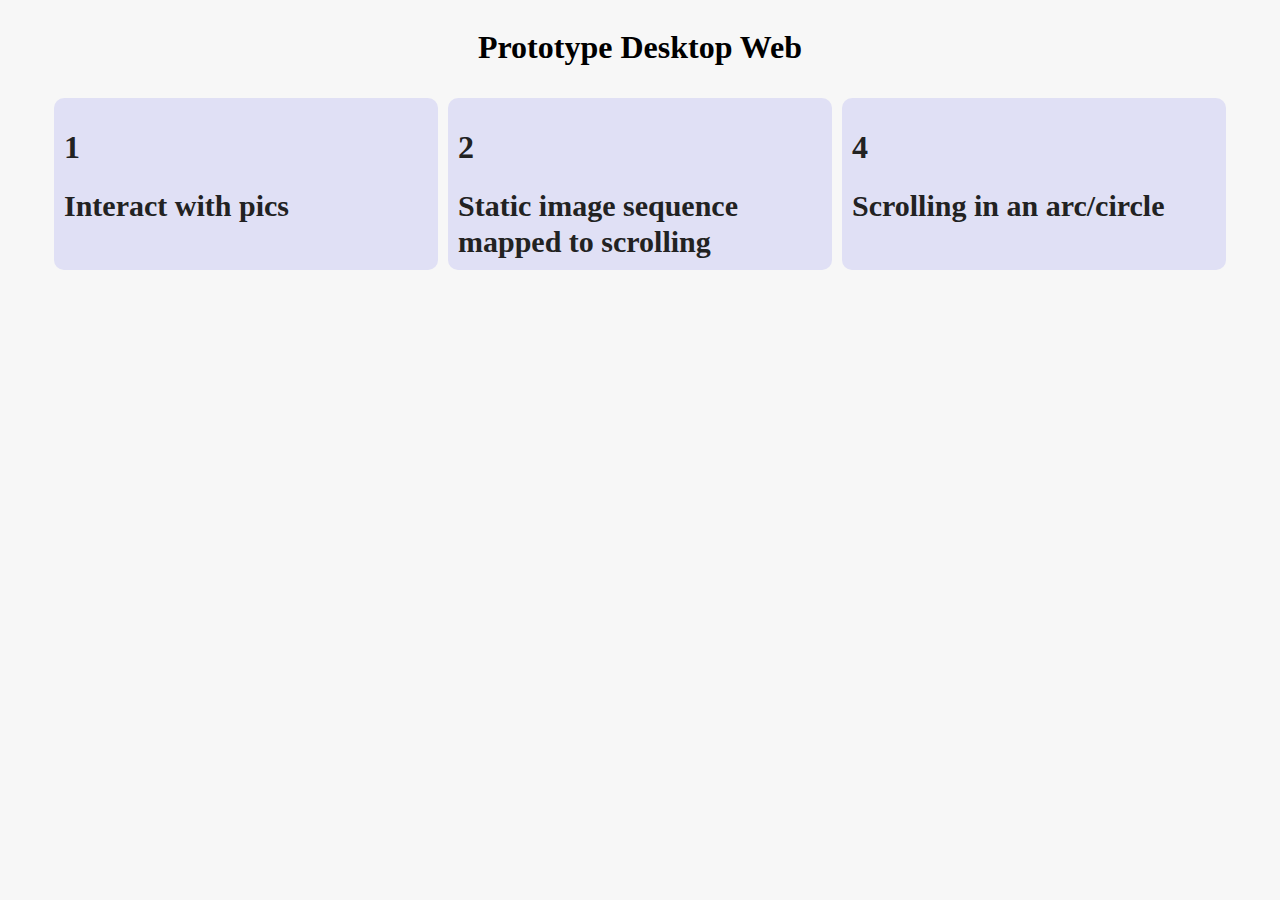
<file: index/index.html>
<!DOCTYPE html>
<html lang=" ">

<head>
  <title>index for Prototype Desktop Web</title>
  <meta charset="utf-8" />
  <meta name="viewport" content="width=device-width,initial-scale=1,viewport-fit=cover" />
  <link rel="stylesheet" type="text/css" href="index.css" />
</head>

<body>
    <h1>Prototype Desktop Web</h1>
    <div class="list"></div>
</body>

<script src="index.js"></script>

</html>
</file>
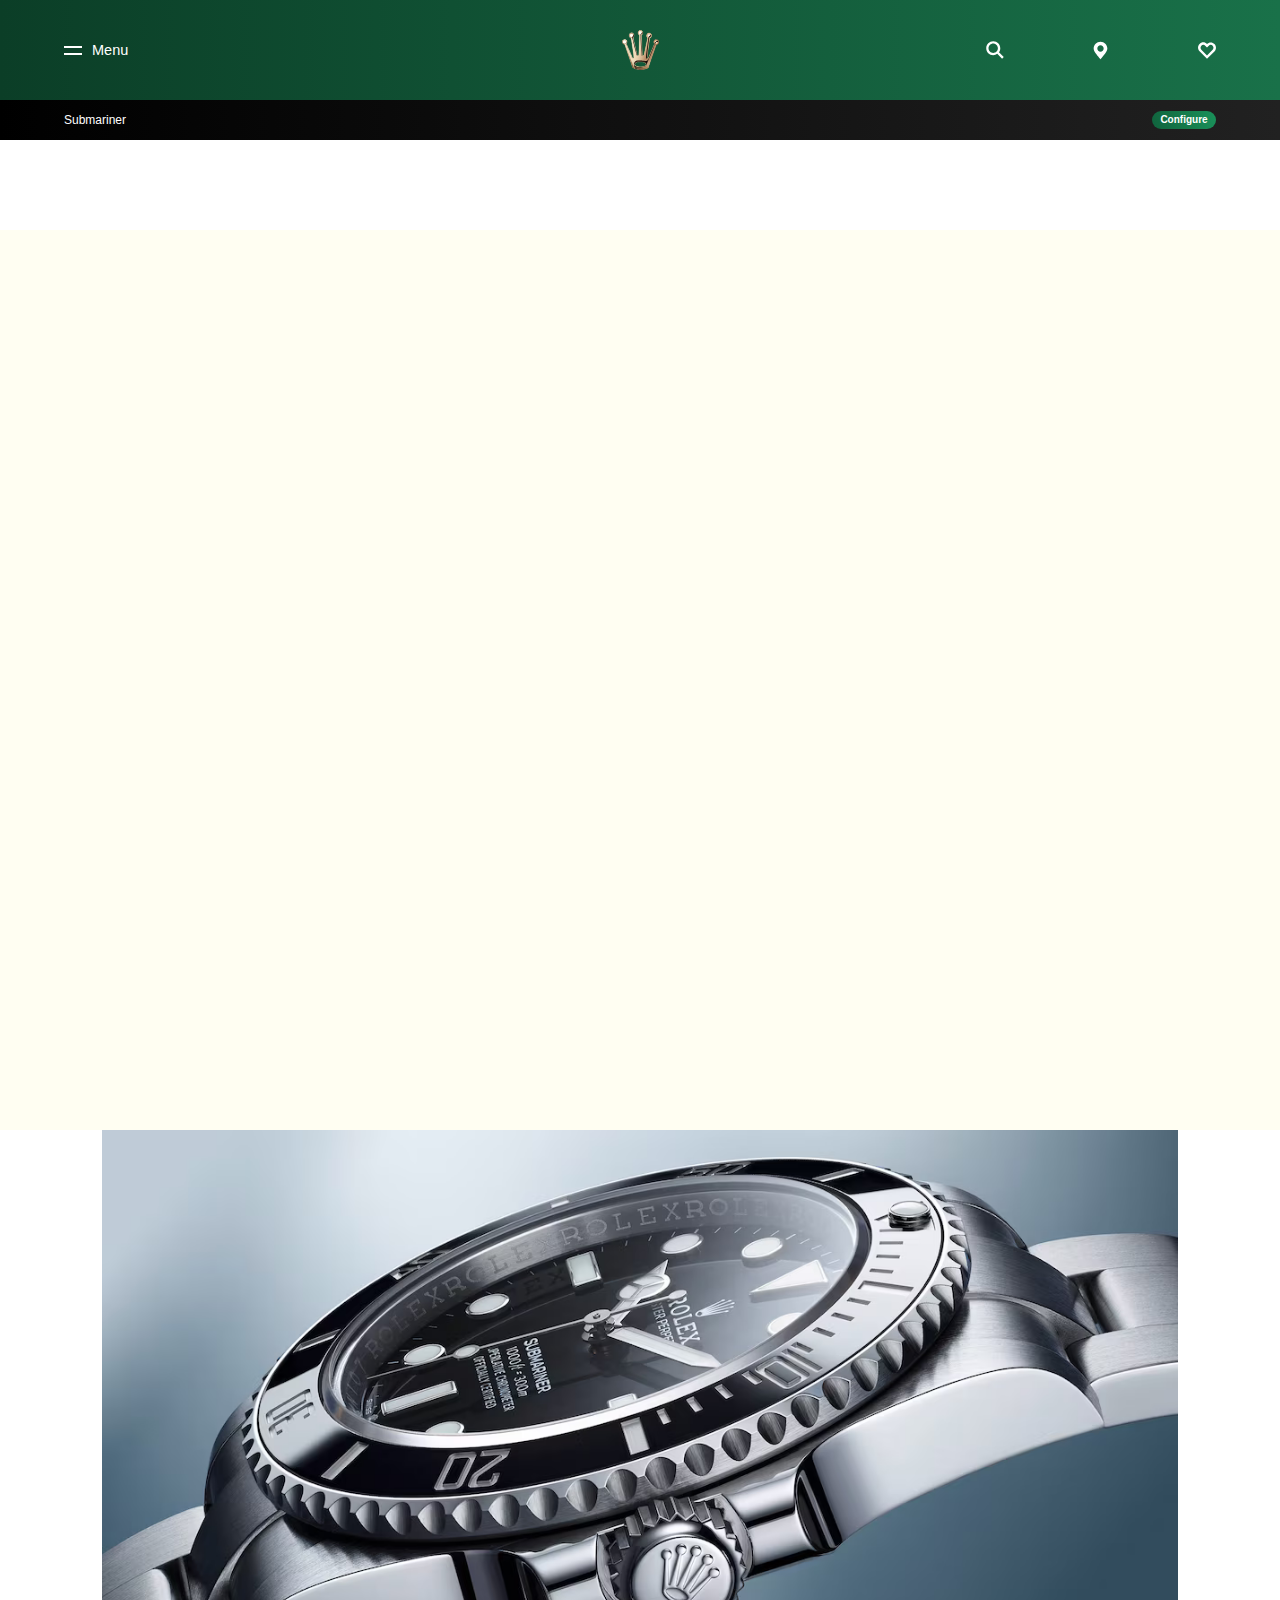
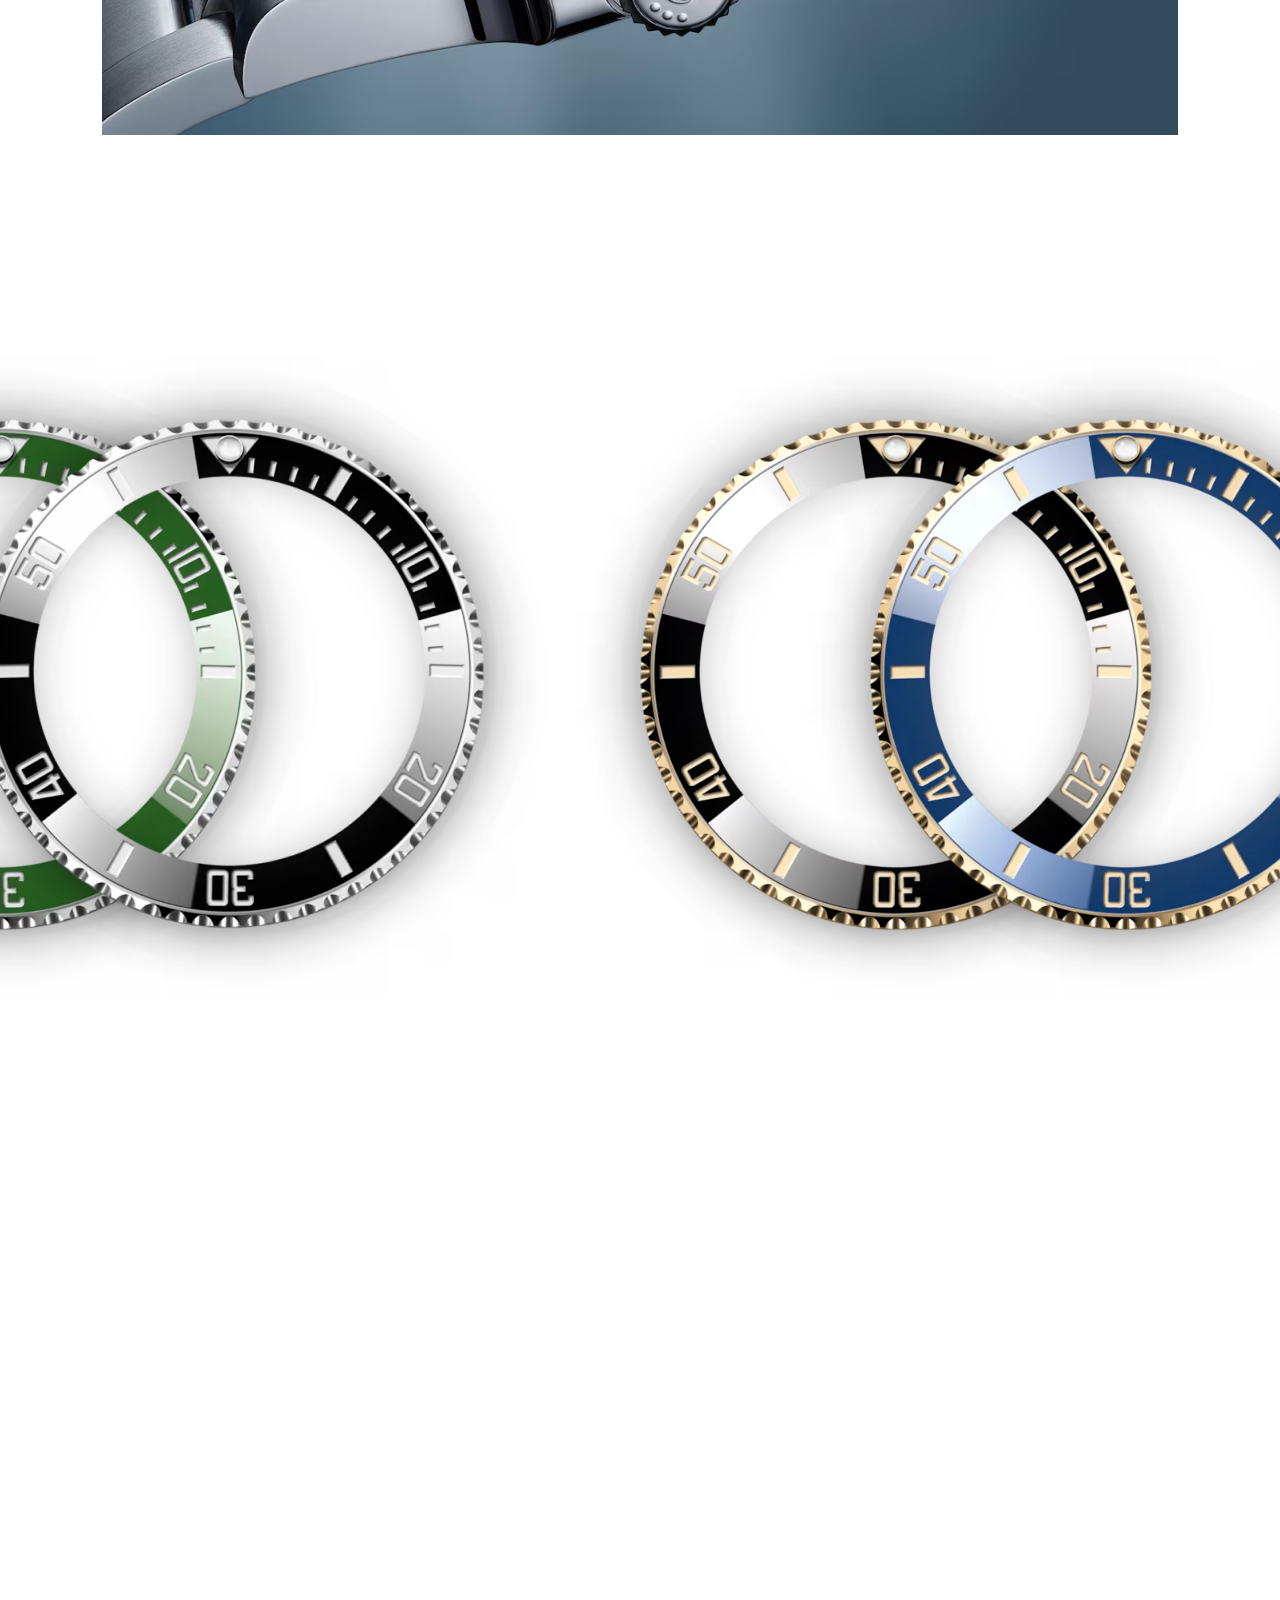
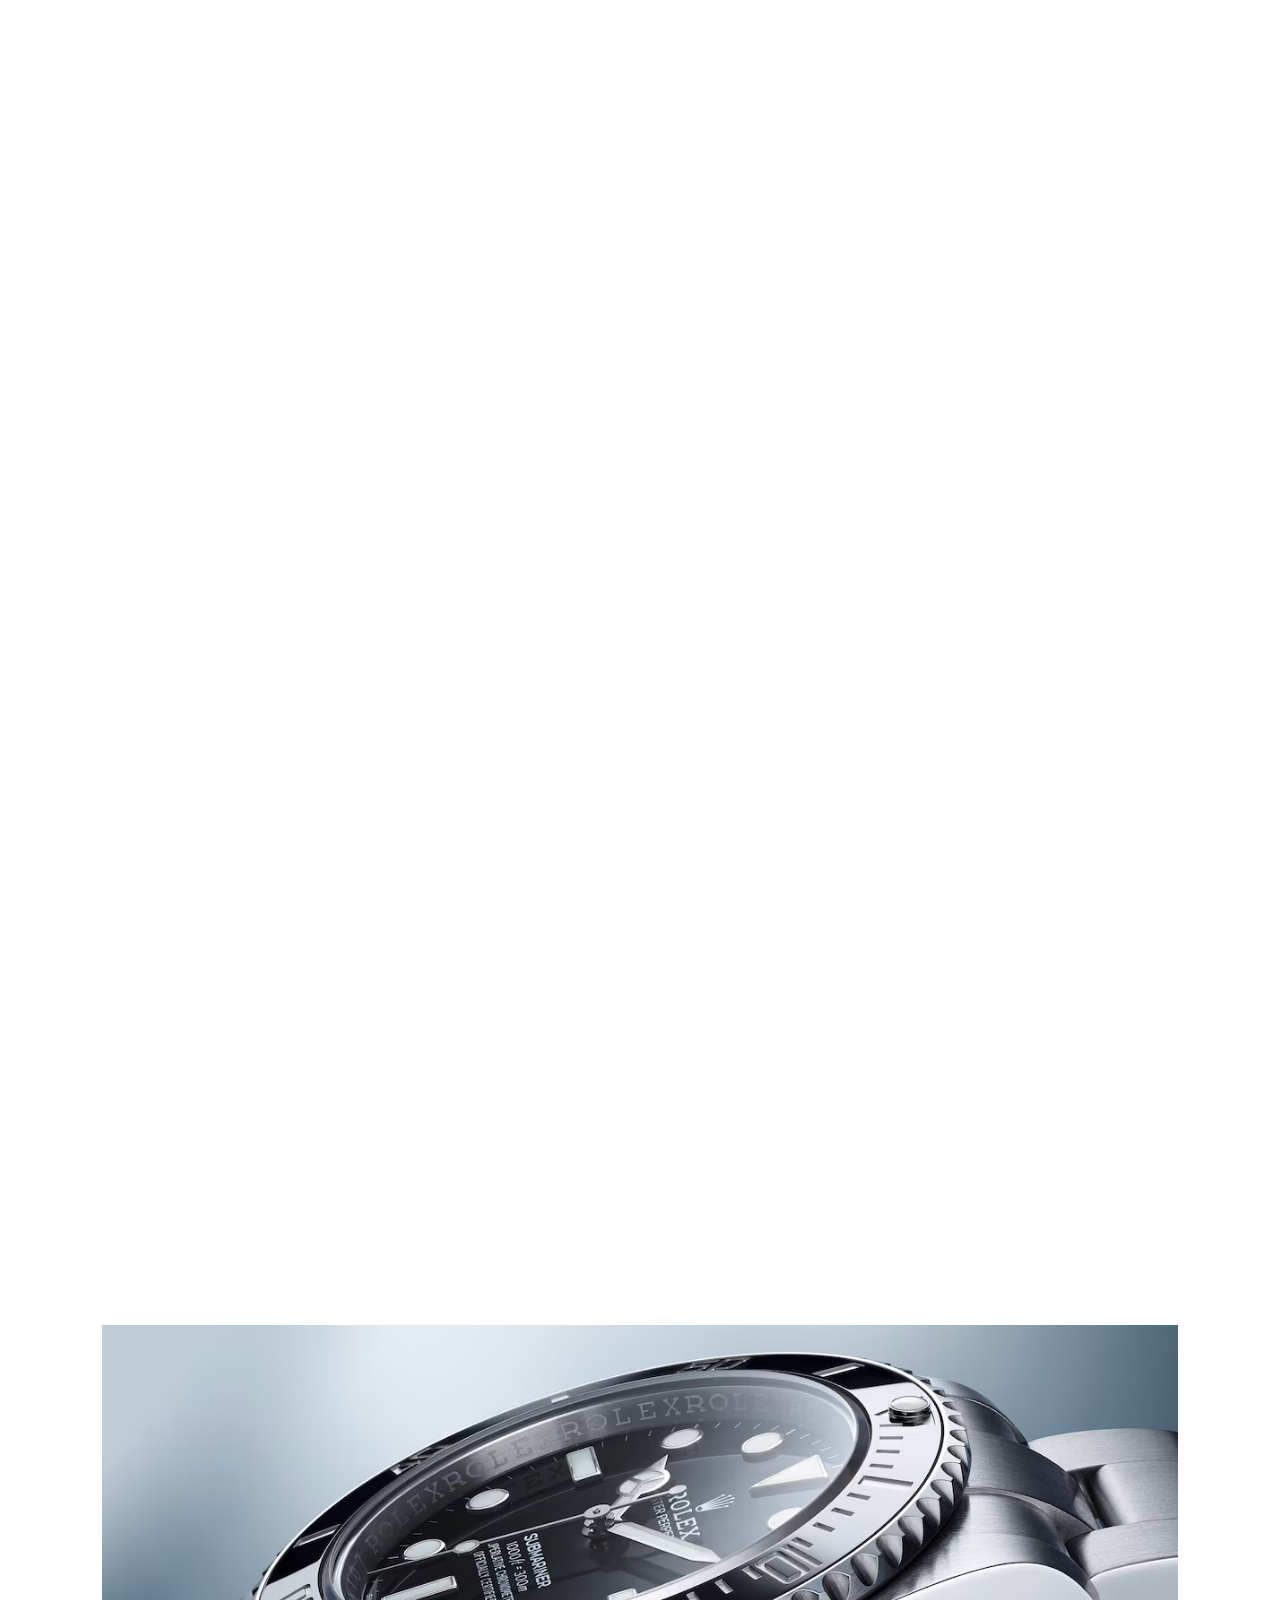
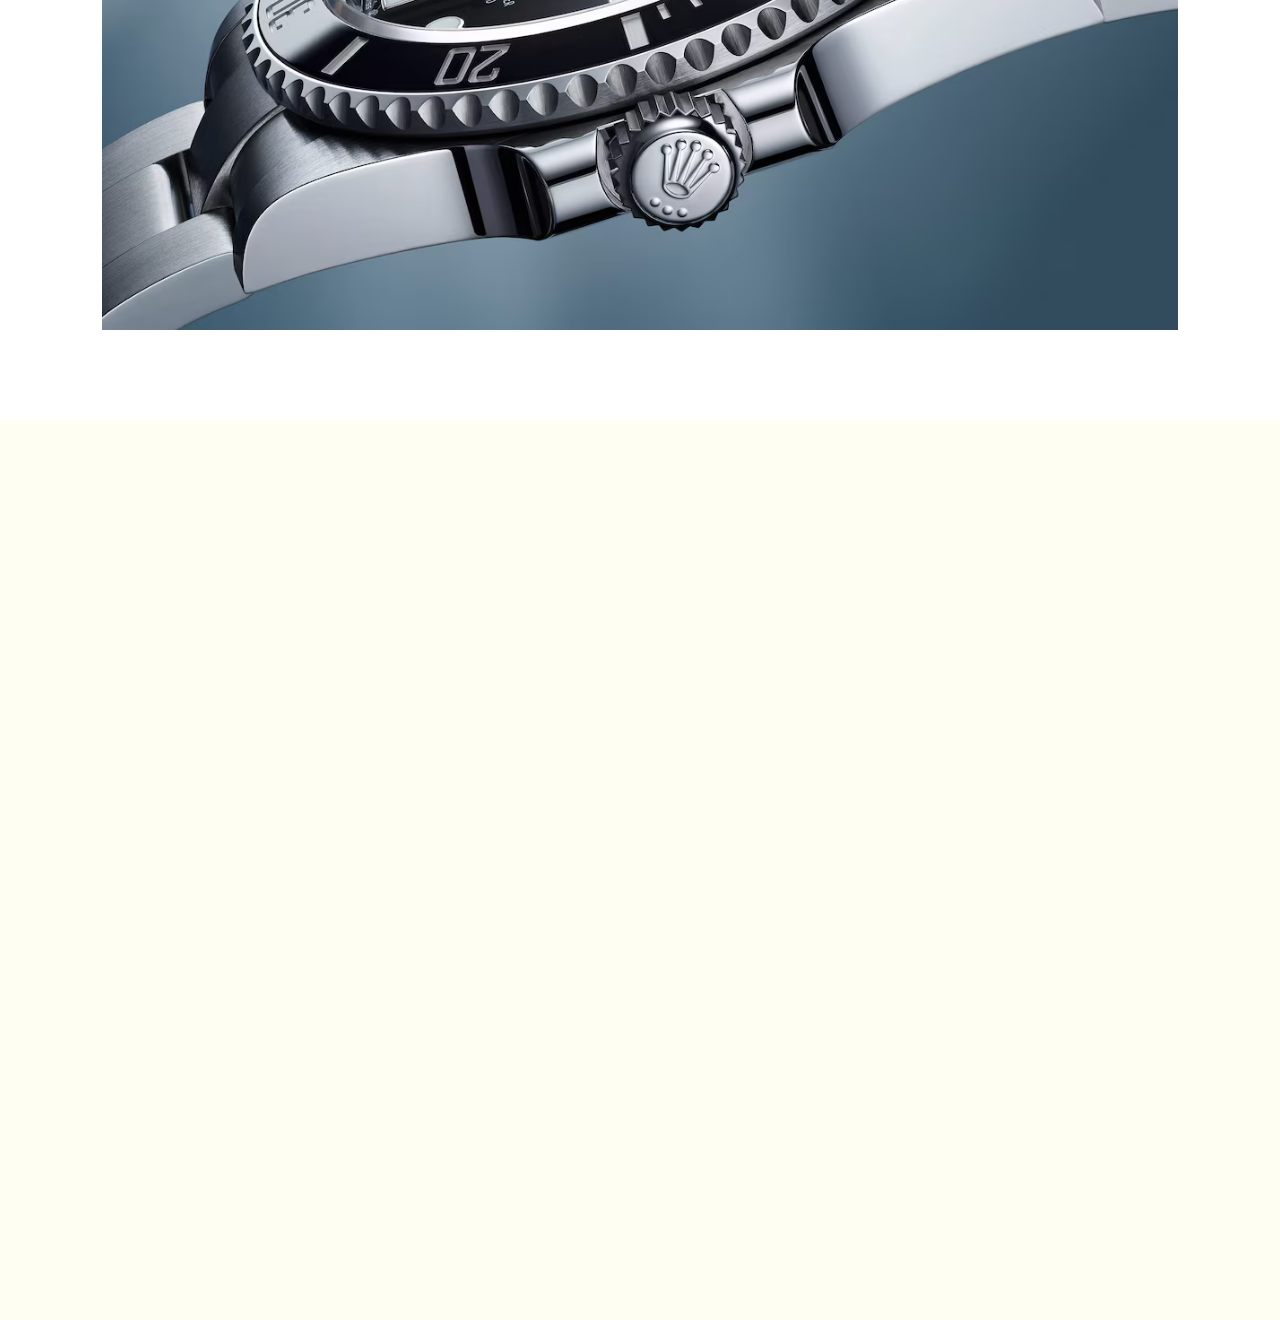
<file: rolex/index.html>
<!DOCTYPE html>
<html lang=" ">
  <head>
    <title>Animation sequence mapped to scrolling</title>
    <meta charset="utf-8" />
    <meta
      name="viewport"
      content="width=device-width,initial-scale=1,viewport-fit=cover"
    />
    <link rel="stylesheet" type="text/css" href="index.css" />
  </head>

  <body>
    <div class="head">
      <div class="content-hub">
        <div class="menu">
          <div class="lines">
            <div class="line"></div>
            <div class="line"></div>
          </div>
          <span class="text">Menu</span>
        </div>
        <div class="brand">
          <img
            class="img-brand"
            src="../images/rolex-brand.svg"
            alt="brand-img"
          />
        </div>
        <div class="btns">
          <img class="img-btn" src="../images/rolex-btn1.svg" alt="btn1-img" />
          <img class="img-btn" src="../images/rolex-btn2.svg" alt="btn2-img" />
          <img class="img-btn" src="../images/rolex-btn3.svg" alt="btn3-img" />
        </div>
      </div>
      <div class="configure-info">
        <div class="text">Submariner</div>
        <div class="button">Configure</div>
      </div>
    </div>
    <div style="padding-top: 140px; height: 10vh; width: 100%"></div>
    <div class="section-blank"></div>
    <div class="section1">
      <picture class="img-product">
        <source media="(max-width:767px)" srcset="../images/rolex-watch.png" />
        <source srcset="rolex-watch-PC.png" />
        <img
          alt="this is a product image"
          style="display: block; width: 100%"
        />
      </picture>
    </div>

    <div class="section2">
      <div class="intro">
        <h1 style="color: #155f3d">Unidirectional</h1>
        <h1 style="color: #212121">rotatable bezel</h1>
        <div class="para">
          <p>
            The Submariner’s unidirectional rotatable bezel has knurled edges
            that offer excellent grip when setting the dive time. It rotates
            notch by notch, accompanied by distinctive clicks. Thanks to the
            embedded Chromalight capsule on the zero marker, the bezel can also
            be used easily in dark underwater environments.
          </p>
        </div>
      </div>
      <div class="dialBox">
        <div class="dial">
          <div class="shadowBox">
            <img class="shadow" src="bezel-shadow.png" alt="shadow" />
          </div>
          <img class="bezel" src="bezel-green.png" alt="dial-green" />
        </div>
        <div class="dial">
          <div class="shadowBox">
            <img class="shadow" src="bezel-shadow.png" alt="shadow" />
          </div>
          <img class="bezel" src="bezel-grey.png" alt="dial-grey" />
        </div>
        <div class="dial">
          <div class="shadowBox">
            <img class="shadow" src="bezel-shadow.png" alt="shadow" />
          </div>
          <img class="bezel" src="bezel-gold.png" alt="dial-gold" />
        </div>
        <div class="dial">
          <div class="shadowBox">
            <img class="shadow" src="bezel-shadow.png" alt="shadow" />
          </div>
          <img class="bezel" src="bezel-blue.webp" alt="dial-blue" />
        </div>
      </div>
    </div>

    <div class="section1">
      <picture class="img-product">
        <source media="(max-width:767px)" srcset="../images/rolex-watch.png" />
        <source srcset="rolex-watch-PC.png" />
        <img
          alt="this is a product image"
          style="display: block; width: 100%"
        />
      </picture>
    </div>
    <div class="section-blank"></div>
  </body>

  <script src="index.js"></script>
</html>
</file>
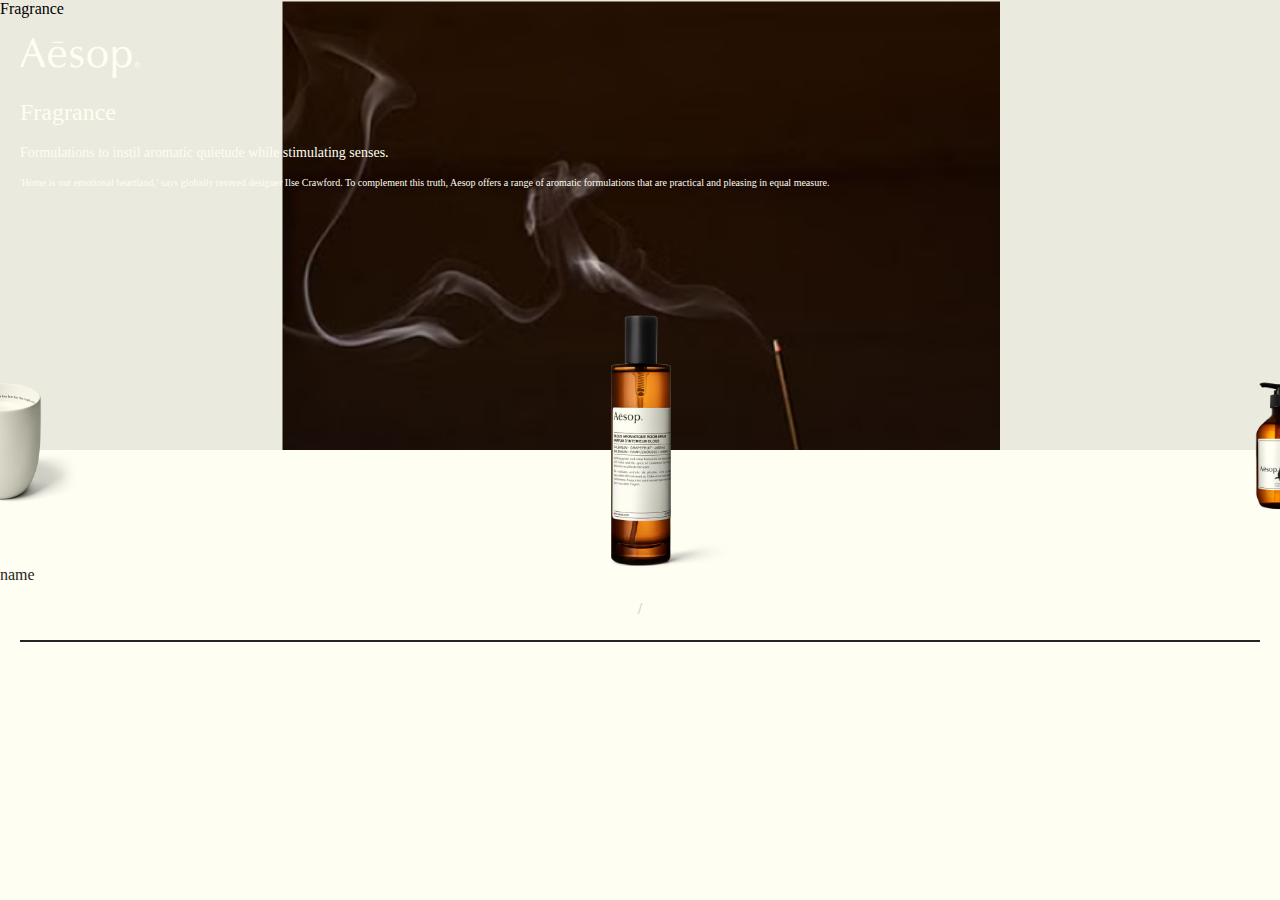
<file: aesop/demo.html>
<!DOCTYPE html>
<html lang="en">

<head>
  <title>Aesop/Stagger&Elevation</title>
  <meta charset="utf-8" />
  <meta name="viewport" content="width=device-width,initial-scale=1,viewport-fit=cover" />
  <link rel="stylesheet" href="home.css" />
</head>

<body>
  <!-- 21/Transiton -->
  <div id="hiddenLayer" class="screen" style="display: block;">
    <div class="pos4 active">
      <div id="pic4"></div>
      <div id="textBox active"><p style="margin-block-start: 0;">Fragrance</p></div>
    </div>
    <div class="bottom"></div>
    <div class="pdp active">
        <div class="swiper">
            <div id="item0" class="left"></div>
            <div id="item1" class="item"></div>
            <div id="item2" class="right"></div>
        </div>
        <div class="ad">
          <img src="../images/aesop-brand.png"/>
          <h1>Fragrance</h1>
          <h2>Formulations to instil aromatic quietude while 
            stimulating senses.</h2>
          <p id="longText">'Home is our emotional heartland,’ says globally revered designer 
            Ilse Crawford. To complement this truth, Aesop offers a range of 
            aromatic formulations that are practical and pleasing in equal measure.</p>
        </div>
        <div class="intro">
            <div class="price">
              <div>name</div>
              <p><span id="product-content"></span><span style="color:lightgray;font-weight:bold"> / </span><span id="product-price"></span></p>
            </div>
            <div class="info">
              <!-- <div class="line">
                <div class="subtitle">info[0].label</div>
                <div class="content">info[0].value</div>
              </div>
              <div class="line">
                <div class="subtitle">info[1].label</div>
                <div class="content">info[1].value</div>
              </div> -->
            </div>
        </div>
    </div>
  </div>
</body>

<script src="home.js"></script>

</html>
</file>
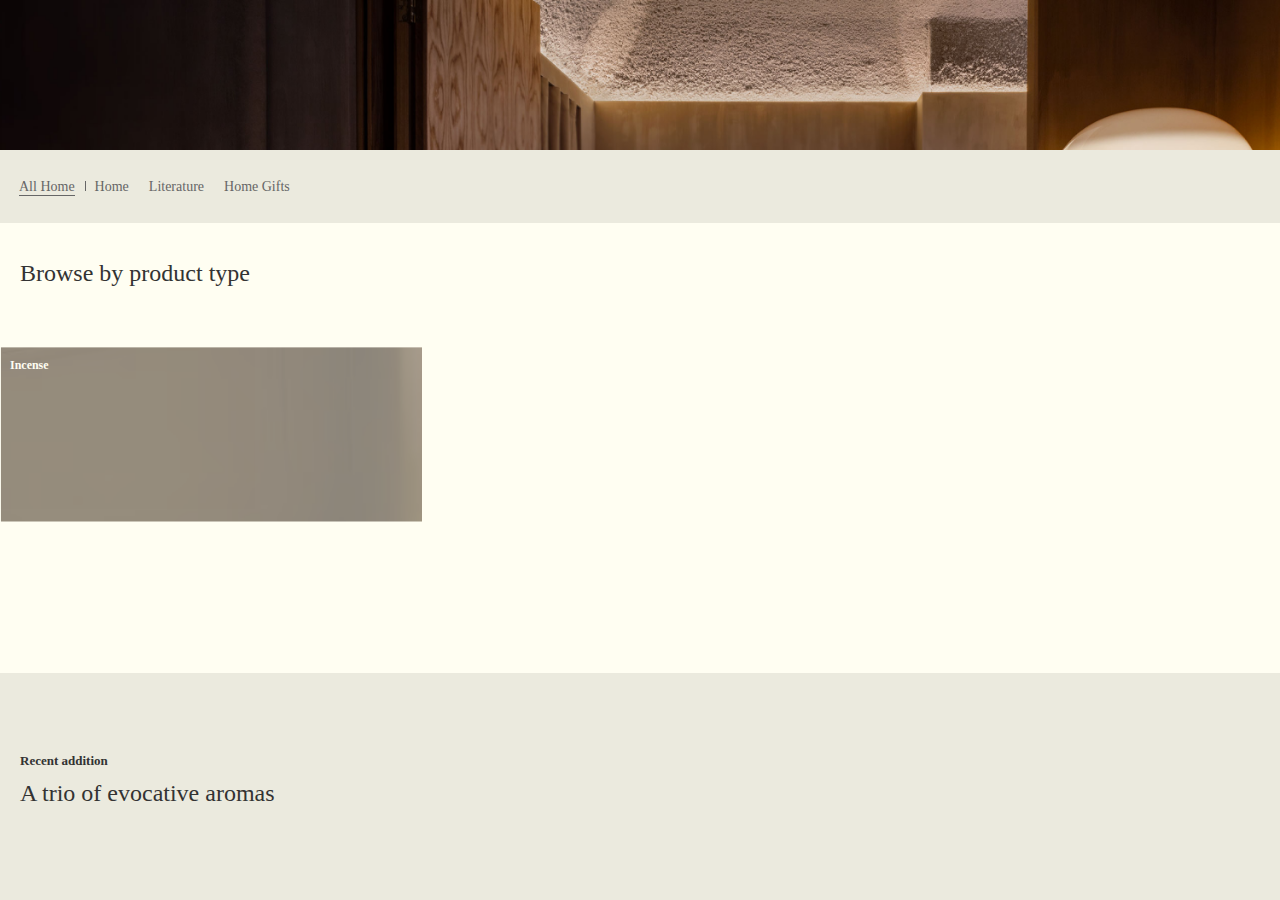
<file: aesop/home.html>
<!DOCTYPE html>
<html lang="en">

<head>
  <title>Aesop/Stagger&Elevation</title>
  <meta charset="utf-8" />
  <meta name="viewport" content="width=device-width,initial-scale=1,viewport-fit=cover" />
  <link rel="stylesheet" href="home.css" />
</head>

<body>
  <!-- 14/Elevation -->
  <div id="screenMask" class="screen">
    <div class="container">
      <div id="mask" class="img" onclick="onClick()">Incense</div>
    </div>
  </div>
  <!-- 21/Transiton -->
  <div id="hiddenLayer" class="screen">
    <div class="pos4">
      <div id="pic4"></div>
      <div class="swiper-list-bg swiper-list">
        <div class="swiper-main-bg swiper-main"></div>
      </div>
      <div id="textBox"><p style="margin-block-start: 0;">Fragrance</p></div>
    </div>
    <div class="bottom"></div>
    <div class="pdp">
      <!-- <div class="swiper">
          <div class="left"></div>
          <div class="item"></div>
          <div class="right"></div>
      </div> -->
      <div class="swiper-list-card swiper-list">
        <div class="swiper-main-card swiper-main"></div>
      </div>
      <div class="ad">
        <img src="../images/aesop-brand.png"/>
        <h1>Fragrance</h1>
        <h2>Formulations to instil aromatic quietude while 
          stimulating senses.</h2>
        <p id="longText">'Home is our emotional heartland,’ says globally revered designer 
          Ilse Crawford. To complement this truth, Aesop offers a range of 
          aromatic formulations that are practical and pleasing in equal measure.</p>
      </div>
      <div class="intro">
          <div class="price">
            <div class="intro-text">name</div>
            <p><span id="product-content" class="intro-text"></span><span style="color:lightgray;font-weight:bold"> / </span><span id="product-price" class="intro-text"></span></p>
          </div>
          <div class="info">
          </div>
      </div>
    </div>
  </div>
  <div class="bg">
    <div class="header"></div>
    <div class="nav">
      <ul id="tabs">
        <li><a class="active" href="#all">All Home</a></li>
        <div class="line"></div>
        <li><a href="../scrolling-animation/rolex.html">Home</a></li>
        <li><a href="#literature">Literature</a></li>
        <li><a href="#gifts">Home Gifts</a></li>
      </ul>
    </div>
    <div id="pages">
      <div id="all">
        <div class="section11">
          <div class="title">Browse by product type</div>
          <div class="product-nav" id="infoLoop">
            <!-- <div class="block" id="Incense">Incense</div> -->
          </div>
        </div>
        <div class="section12">
          <p class="ft1">Recent addition</p>
          <p class="ft2">A trio of evocative aromas</p>
        </div>
      </div>
      <div id="home">
        <div class="title">Home</div>
      </div>
      <div id="literature">
        <div class="title">Literature</div>
      </div>
      <div id="gifts">
        <div class="title">Home Gifts</div>
      </div>
    </div>
  </div>
</body>

<script src="swiper.js"></script>
<script src="slider_standBy.js"></script>
<script src="home.js"></script>

</html>
</file>
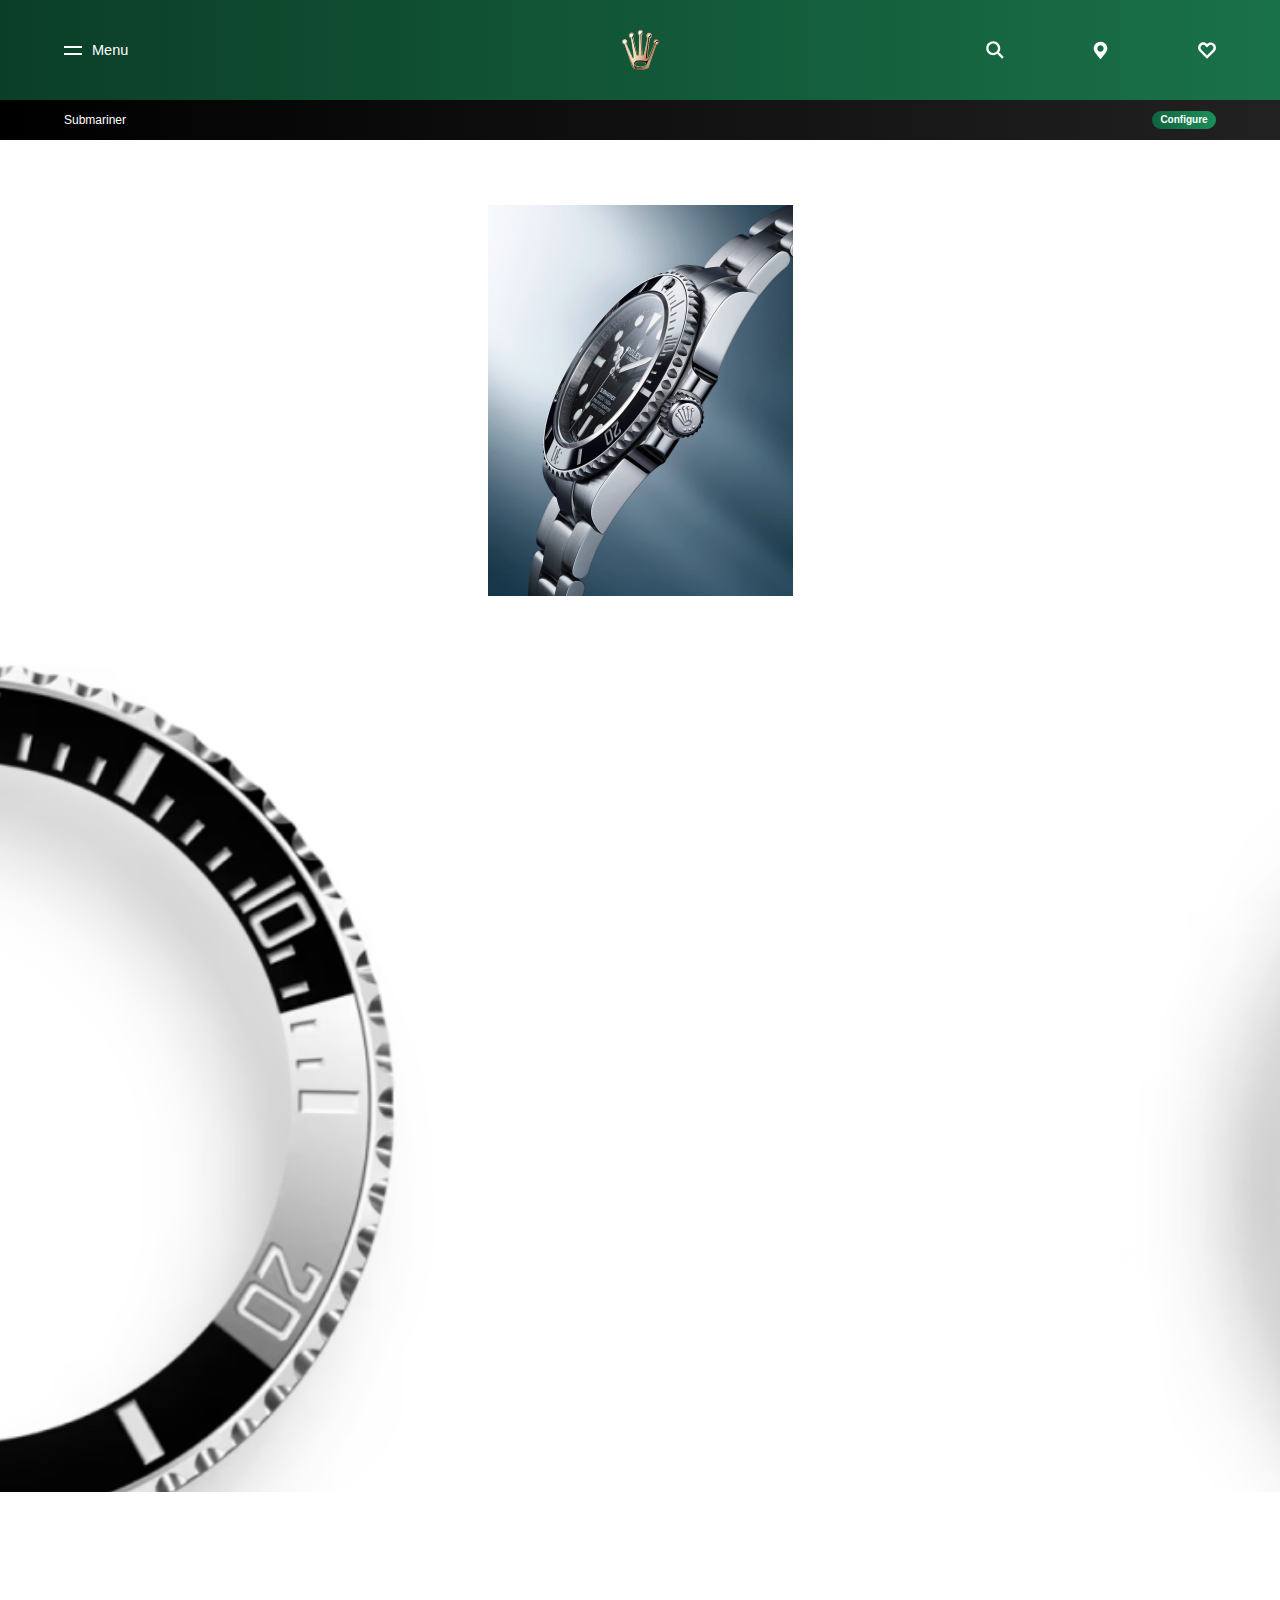
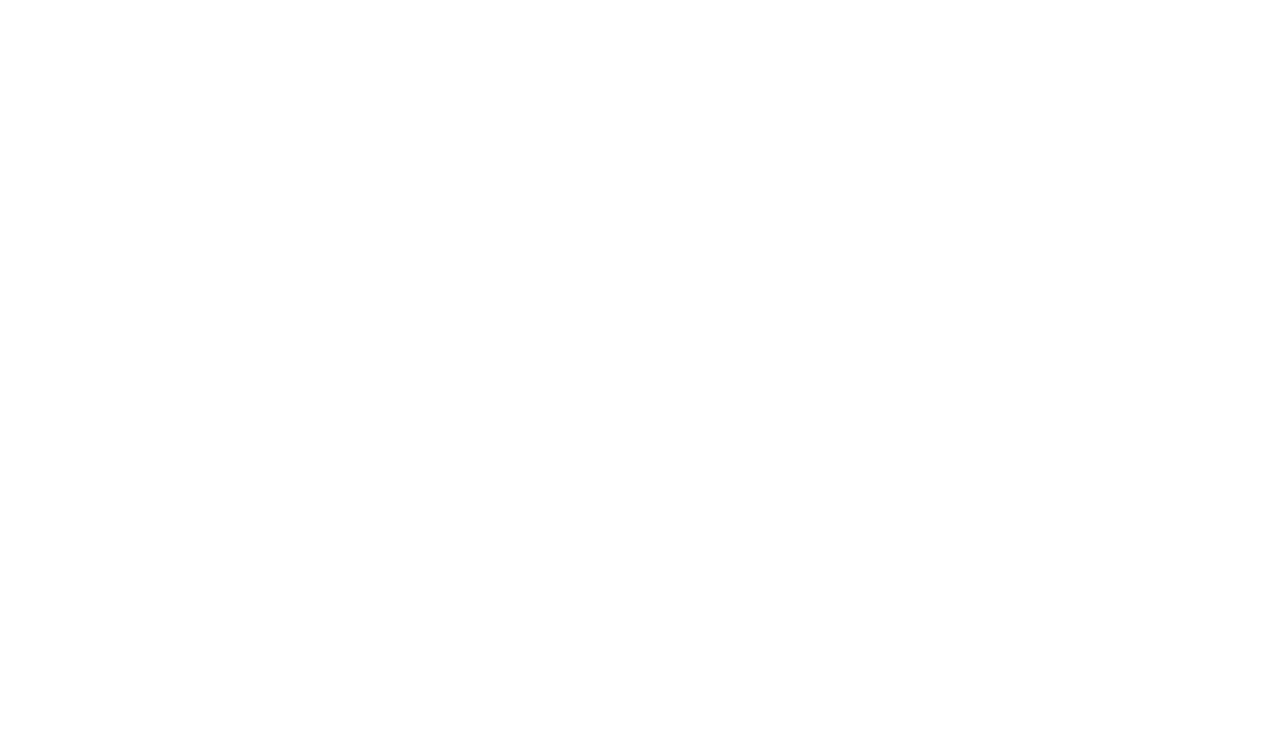
<file: scrolling-animation/rolex.html>
<!DOCTYPE html>
<html lang=" ">
  <head>
    <title>Static image sequence mapped to scrolling</title>
    <meta charset="utf-8" />
	<meta name="viewport" content="width=device-width, initial-scale=1.0, maximum-scale=1.0, user-scalable=0">
    <link rel="stylesheet" type="text/css" href="rolex.css" />
    <script src="rolex.js"></script>
  </head>
  <body>
	<div class="head">
		<div class="content-hub">
			<div class="menu">
				<div class="lines">
					<div class="line"></div>
					<div class="line"></div>
				</div>
				<span class="text">Menu</span>
			</div>
			<div class="brand">
				<img class="img-brand" src="../images/rolex-brand.svg" alt="brand-img"/>
			</div>
			<div class="btns">
				<img class="img-btn" src="../images/rolex-btn1.svg" alt="btn1-img"/>
				<img class="img-btn" src="../images/rolex-btn2.svg" alt="btn2-img"/>
				<img class="img-btn" src="../images/rolex-btn3.svg" alt="btn3-img"/>
			</div>
		</div>
		<div class="configure-info">
			<div class="text">Submariner</div>
			<div class="button">Configure</div>
		</div>
	</div>
	<div class="section1">
		<img src="../images/rolex-watch.png" alt="this is a product image" class="img-product" />
	</div>
	
	<div class="section2">
		<div class="left">
			<img class="dial" src="../images/dial-grey.png" alt="dial-grey">
			<img class="shadow" src="../images/dial-shadow.png" alt="dial-shadow">
		</div>
		<div class="right">
			<img class="dial" src="../images/dial-gold.png" alt="dial-gold">
			<img class="shadow" src="../images/dial-shadow.png" alt="dial-shadow">
		</div>
	</div>

	<div class="section3">
		<h1 style="color:#155F3D">Unidirectional</h1>
		<h1 style="color:#212121">rotatable bezel</h1>
		<div class="para">
			<p>The Submariner’s unidirectional
				rotatable bezel has knurled edges
				that offer excellent grip when setting
				the dive time. It rotates notch
				by notch, accompanied by distinctive
				clicks. Thanks to the embedded
				Chromalight capsule on the zero
				marker, the bezel can also be used easily in dark underwater
				environments.</p>
		</div>
	</div>
	<div class="section3"></div>
  </body>
</html>
</file>
<file: index/index.css>
body{
    display: flex;
    flex-direction: column;
    align-items: center;
    background: #F7F7F7;
}

.list{
    display: grid;
    grid-template-columns: 30vw 30vw 30vw;
    grid-gap: 10px;
    padding: 10px;
}

.list div{
    background: #E0E0F5;
    border-radius: 10px;
    color: #222222;
    padding: 10px;
}

.list div>a{
    text-decoration: none;
    font-family: Open Sans;
    font-size: 30px;
    font-weight: 700;
    line-height: 36px;
    letter-spacing: 0em;
    color: #222222;
    text-align: left;
}

.list div>a:hover{
    color: -webkit-link;
}
</file>
<file: rolex/index.css>
:root {
    --test-color: lightgoldenrodyellow;
    --grid-gap: 6px;
    --grid-col-num: 6;

    /* unchanged part */
    --outer-margin: 8vw;
}

img {
    position: relative;
}

img::after {
    content: "";
    height: 100%;
    width: 100%;
    position: absolute;
    left: 0;
    top: 0;
    background: rgba(135, 206, 250, 0.417);
}

body {
    --vw100: 100dvw;
    margin: 0;
    height: 100vh;
    overflow-y: auto;
    width: var(--vw100);
}

.head {
    margin: 0;
    display: flex;
    flex-direction: column;
    width: 100%;
    position: fixed;
    z-index: 10;
}

.content-hub {
    height: 100px;
    background: linear-gradient(90deg, #0b3e27 0%, #197149 100%);
    display: flex;
    justify-content: space-between;
    align-items: center;
    padding: 0 5% 0 5%;
}

.content-hub .menu {
    width: 20%;
    display: flex;
    align-items: center;
}

.content-hub .menu .lines {
    height: 9px;
    display: flex;
    flex-direction: column;
    justify-content: space-between;
}

.content-hub .menu .line {
    width: 18px;
    height: 2px;
    background: #FFFFFF;
}

.content-hub .menu .text {
    margin-left: 10px;

    width: 37px;
    height: 20px;
    font-family: 'Helvetica';
    font-style: normal;
    font-weight: 400;
    font-size: 14.5px;
    line-height: 20px;

    display: flex;
    align-items: center;
    color: #FFFFFF;
}

.content-hub .brand {
    width: 100%;
    height: 100%;
    position: absolute;
    display: flex;
    justify-content: center;
    align-items: center;
    left: 0;
}

.image-brand {
    width: 36px;
}

.content-hub .btns {
    width: 20%;
    height: 19px;
    display: flex;
    justify-content: space-between;
    align-items: center;
}

.image-btn {
    width: 17.5px;
}

.configure-info {
    height: 40px;
    background: linear-gradient(270deg, #212121 0%, #000000 100%);
    display: flex;
    justify-content: space-between;
    align-items: center;
    padding: 0 5% 0 5%;
}

.configure-info .text {
    width: 63px;
    height: 20px;

    font-family: 'Helvetica';
    font-style: normal;
    font-weight: 400;
    font-size: 12px;
    line-height: 20px;
    text-align: center;
    color: #FFFFFF;

    display: flex;
    align-items: center;
}

.configure-info .button {
    background: linear-gradient(74.07deg, #10633D 0%, #1A915A 100%);
    width: 64px;
    height: 18px;
    display: flex;
    justify-content: center;
    align-items: center;
    border-radius: 9999px;

    /* text */
    font-family: 'Helvetica';
    font-style: normal;
    font-weight: 700;
    font-size: 10px;
    line-height: 16px;
    text-align: center;
    color: #FFFFFF;
}

.section1 {
    /* background: var(--test-color); */
    width: var(--vw100, 100vw);
    display: grid;
    column-gap: var(--grid-gap);
    grid-template-columns: calc(var(--outer-margin) - var(--grid-gap)) [main-start] repeat(var(--grid-col-num), [col] minmax(0, 1fr)) [col main-end] calc(var(--outer-margin) - var(--grid-gap));
    overflow: hidden;
    position: relative;
    margin-block-end: 10vh;
}

.section1 .img-product {
    grid-column: main;
    object-fit: cover;
    width: 100%;
    overflow: clip;
}

.section2 {
    position: relative;
    /* background: lightgrey; */
    width: var(--vw100, 100vw);
    display: grid;
    column-gap: var(--grid-gap);
    grid-template-columns: [doc-start] calc(var(--outer-margin) - var(--grid-gap)) [main-start] repeat(var(--grid-col-num), [col] minmax(0, 1fr)) [col main-end] calc(var(--outer-margin) - var(--grid-gap)) [doc-end];
    grid-template-rows: [top-row] 85vw auto [bottom-row];
}

.section2 .intro {
    grid-column: main;
    grid-row: 2;
    display: flex;
    flex-direction: column;
    justify-content: center;
    position: sticky;
    z-index: 2;
    top: 0;
    align-self: end;
    opacity: 0;
    transform: translateY(50px);
    transition: all 1000ms ease-out;
}
.section2 .intro.active {
    opacity: 1;
    transform: none;
}

.section2 .intro h1 {
    font-family: 'Helvetica';
    font-style: normal;
    font-weight: 700;
    font-size: 36px;
    line-height: 35px;
    margin-block-start: 0.2em;
    margin-block-end: 0;
}

.section2 .intro .para {
    margin-top: 20px;
}

.section2 .intro p {
    font-family: 'Inter';
    font-style: normal;
    font-weight: 400;
    font-size: 16px;
    line-height: 23px;
    color: #212121;
}

.section2 .dialBox {
    --dirfactor: 1;
    --xfactor: calc(clamp(0, var(--prog), 0.4) / 0.4);
    --scalefactor: calc(clamp(0, var(--prog), 0.35) / 0.35);
    --sxy: calc(2 + -1 * var(--scalefactor)),calc(2 + -1 * var(--scalefactor));
    display: flex;
    align-items: start;
    grid-column: doc-start/doc-end;
    grid-row: 1;
    width: 100%;
    align-self: center;
    padding-block-start: 5vh;
}
.section2 .dialBox .dial{
    position: absolute;
    z-index: 1;
}
.section2 .dialBox .dial:first-of-type{
    display: none;
}
.section2 .dialBox .dial:last-of-type{
    display: none;
}
.section2 .dialBox .dial:nth-child(2){
    display: block;
    inset-inline-start: 35%;
    transform: translate3d(calc((-70vw * var(--dirfactor)) + (70vw * var(--dirfactor)) * var(--xfactor)), 0, 0) scale3d(var(--sxy), 1);
} 
.section2 .dialBox .dial:nth-last-child(2){
    display: block;
    inset-inline-end: 0%;
    transform: translate3d(calc((75vw * var(--dirfactor)) + (-75vw * var(--dirfactor)) * var(--xfactor)), 0, 0) scale3d(var(--sxy), 1);
}
.section2 .dialBox .dial .bezel{
    display: block;
    position: absolute;
    width: 55vw;
    height: auto;
    transform: translate(-50%,-50%);
}
.section2 .dialBox .dial .shadowBox{
    position: absolute;
    z-index: 0;
    transform: translate(-50%,-50%);
    opacity: calc((0.5 + 0.5 * var(--prog)));
}
.section2 .dialBox .dial .shadowBox .shadow{
    display: block;
    position: relative;
    width: 65vw;
    height: 65vw;
    transform: translate3d(calc((10 * (var(--prog) - 1) - 2) * 1%), calc((-10 * (var(--prog) - 1) + 2) * 1%), 0);
}
.section-blank{
    height: 100vh;
    width: 100%;
    background: #FFFEF2;
}

/* PC端 */
@media (min-width: 48rem) {
    :root {
        --test-color: lightskyblue;
        --grid-gap: 8px;
        --grid-col-num: 12;
    }

    .section2 {
        height: 300vh;
    }

    .section2 .intro {
        grid-row: top-row/bottom-row;
        height: 100vh;
        align-self: start;
        grid-column: col 4/span 4;
    }

    .section2 .dialBox {
        --xfactor: calc(clamp(0, var(--prog), 0.75) / 0.75);
        --scalefactor: calc(clamp(0, var(--prog), 0.75) / 0.75);
        --sxy: calc((2 + -1.6 * var(--scalefactor))),calc((2 + -1.6 * var(--scalefactor)));
        position: sticky;
        top: 0;
        grid-row: top-row/bottom-row;
        height: 100vh;
        align-items: center;
        align-self: start;
        padding-block-start: unset;
        overflow: hidden;
    }
    .section2 .dialBox .dial .bezel{
        width: 40vw;
    }
    .section2 .dialBox .dial .shadowBox .shadow{
        width: 50vw;
        height: 50vw;
    }

    .section2 .dialBox .dial:nth-child(1){
        display: block;
        inset-inline-start: 0%;
        transform: translateX(calc((-95vw * var(--dirfactor)) + (95vw * var(--dirfactor)) * var(--xfactor))) scale3d(var(--sxy), 1);
    }

    .section2 .dialBox .dial:nth-child(2){
        display: block;
        inset-inline-start: 18%;
        transform: translateX(calc((-35vw * var(--dirfactor)) + (35vw * var(--dirfactor)) * var(--xfactor))) scale3d(var(--sxy), 1);
    } 

    .section2 .dialBox .dial:nth-last-child(1){
        display: block;
        inset-inline-end: 12%;
        transform: translateX(calc((145vw * var(--dirfactor)) + (-145vw * var(--dirfactor)) * var(--xfactor))) scale3d(var(--sxy), 1);
    }

    .section2 .dialBox .dial:nth-last-child(2){
        display: block;
        inset-inline-end: 30%;
        transform: translateX(calc((80vw * var(--dirfactor)) + (-80vw * var(--dirfactor)) * var(--xfactor))) scale3d(var(--sxy), 1);
    }
}
</file>
<file: aesop/home.css>
:root{
    --h: calc(min(50vh*0.8, (50vh - 100px))*0.5);
    --zoom-duration:0.5s;
    /* --value: calc((100vh/var(--h)) + 0.1);
    --origin-y: calc(var(--L)/(100vh - var(--h))); */
    --a1-duration: 300ms;
    --a2-duration: 300ms; /*上下内容渐入*/
    --drag-duration: 400ms;
    --color-lightwhite: #FFFEF2;
}
body{
    margin: 0;
    background: #EBEADE;
}

/* swiper */

.swiper-list{
    height: 30%;
    position: relative;
    overflow: hidden;
    /* background: lightpink; */
    /* padding: 30px 0; */
}
.swiper-main{
    height: 100%;
    position: relative;
}
.swiper-main div{
    height: 100%;
    display: block;
    position: absolute;
    display: inline-block;
    /* box-shadow: 0 4px 8px 0 rgba(0, 0, 0, 0.2), 0 6px 20px 0 rgba(0, 0, 0, 0.19); */
}

.swiper-list-card{
    animation: fadeInDown var(--a2-duration) ease-out 1;
}

.swiper-list-bg{
    height: 100%;
    visibility: hidden;
}

/* swiper */

/* PDP */
.pdp{
    display: none;
    position: absolute;
    z-index: 4;
    height: 100vh;
    width: 100%;
    overflow: hidden;
}
.pdp.active{
    display: flex;
    flex-direction: column;
    justify-content: center;
}
.pdp .ad{
    position: absolute;
    width: 100%;
    height: 30%;
    overflow: hidden;
    top: 2%;
    padding: 20px;
    color: #FFFEF2;
    box-sizing: border-box;
    animation: fadeInUp var(--a2-duration) ease-out 1;
}

@keyframes fadeInUp {
    0% {
      opacity: 0;
      transform: translateY(-100%)
    }
    100% {
      opacity: 1;
      transform: none;
    }
}

.pdp .ad img{
    width: 120px;
    height: 40px;
}

.pdp .ad h1{
    font-family: Inter;
    font-size: 24px;
    font-weight: 400;
    line-height: 29px;
    letter-spacing: 0em;
    text-align: left;
}

.pdp .ad h2{
    font-family: Inter;
    font-size: 14px;
    font-weight: 400;
    line-height: 20px;
    letter-spacing: 0em;
    text-align: left;
}

.pdp .ad p{
    --lines:calc(30vh - 170px - 1em);
    font-family: Inter;
    font-size: 10px;
    font-weight: 400;
    line-height: 15px;
    letter-spacing: 0em;
    text-align: left;
    height: var(--lines);
    width: 100%;
    display: -webkit-box;
    -webkit-box-orient: vertical;
    -webkit-line-clamp: var(--line-num);
    overflow: hidden;
}

.pdp .intro{
    position: absolute;
    bottom: 0;
    height: 30%;
    width: 100%;
    margin-bottom: 5%;
    display: flex;
    flex-direction: column;
    align-items: center;
    box-sizing: border-box;
    animation: fadeInDown var(--a2-duration) ease-out 1;
}

.pdp .intro .intro-text{
    font-family: Inter;
    font-size: 13px;
    font-weight: 400;
    line-height: 16px;
    letter-spacing: 0em;
    text-align: center;
    color:#666666;
    animation: fadeOut var(--drag-duration) ease-out 1;
    animation-fill-mode: both;
    animation-direction: reverse;
}

.pdp .intro .price{
    height: 20%;
    width: 100%;
}

.pdp .intro .price div{
    color: #252525;
}

.pdp .intro .price p{
    text-align: center;
}

.pdp .intro .info{
    /* background: lightseagreen; */
    /* height: 80%; */
    width: 100%;
    padding: 20px;
    box-sizing: border-box;
}

.pdp .intro .info::before{
    content: '';
    display: block;
    height: 2px;
    width: 100%;
    background: #252525;
}

.pdp .intro .info .line{
    width: 100%;
    /* height: 60px; */
    padding: 20px 0px 22px 0px;
    box-sizing: border-box;
    border-bottom:1px solid #333333;
    display: flex;
    align-items: center;
}

.pdp .intro .info .line .subtitle{
    width: 20%;
    font-size: 14px;
    line-height: 17px;
    text-align: left;
    align-self: baseline;
    color: #252525;
}

.pdp .intro .info .line .content{
    width: 80%;
    text-align: left;
    display: -webkit-box;
    -webkit-line-clamp: 2;
    overflow: hidden;
    -webkit-box-orient: vertical;
}

.pdp .swiper{
    position: absolute;
    height: 30%;
    width: 100%;
    display: flex;
    justify-content: center;
    animation: fadeInDown var(--a2-duration) ease-out 1;
}

@keyframes fadeInDown {
    0% {
      opacity: 0;
      transform: translateY(50vh);
    }
    100% {
      opacity: 1;
      transform: none;
    }
}

.pdp .swiper .right,
.pdp .swiper .left,
.pdp .swiper .item{
    width: 50%;
    height: 100%;
    background: url(../images/aesop-pdp-1.png);
    background-repeat: no-repeat;
    background-size: contain;
    background-position: center bottom;
}
.pdp .swiper .right,
.pdp .swiper .left{
    position: absolute;
    transform: scale(0.5);
}

.pdp .swiper .left{
    background: url(../images/aesop-pdp-0.png) no-repeat;
    background-size: contain;
    background-position: center bottom;
    left:-25%;
}
.pdp .swiper .right{
    background: url(../images/aesop-pdp-2.png) no-repeat;
    background-size: contain;
    background-position: center bottom;
    right:-25%;
}

/* PDP */

/* 第4张图片动效 */
.zoomOut{
    transform-origin: center center;
    animation: zoomOutandFadeOut var(--a1-duration) ease-out 1;
    animation-fill-mode: forwards;
}

@keyframes zoomOutandFadeOut{
    from{
        transform:scale(1);
        opacity: 1;
    }
    to{
        transform: scale(0.4,0.4);
        opacity: 0;
    }
}

.pos4{
    margin-top: calc(323px + 1vw + var(--h));
    position: absolute;
    width: 33%;
    height: var(--h);
}
#pic4{
    position: absolute;
    box-sizing: border-box;
    width: 100%;
    height: 100%;
    background: url(../images/aesop-nav-objects.png) no-repeat;
    background-size: contain;
    background-position: center top;
}

#textBox{
    box-sizing: border-box;
    width: 33vw;
    height: var(--h);
    padding: 10px;
    font-family: 'Inter';
    font-style: normal;
    font-weight: 700;
    font-size: 11.9792px;
    line-height: 17px;
    color: #FFFEF2;
    position: absolute;
    top: 0;
}

#textBox.active{
    transform-origin: 0% 0%;
    animation: coverTop var(--a1-duration) ease-out 1;
    animation-fill-mode: forwards;
    z-index: 3;
}

@keyframes coverTop {
    to{
        transform:scale(3.1);
    }
}

.pos4.active{
    transition: all var(--a1-duration);
    margin-top: 0;
    width: 100%;
    height: 100%;
}

.fade{
    animation: fadeOut var(--a1-duration) ease-out 1;
    animation-fill-mode: forwards;
}

@keyframes fadeOut{
    to{
        opacity: 0;
    }
}

.bottom{
    background: var(--color-lightwhite);
    position: absolute;
    top: 50%;
    width: 100%;
    height: 50%;
    opacity: 1;
}

.bottom.active{
    transform-origin: center bottom;
    animation: zoomIn var(--a1-duration) ease-out 1;
    animation-fill-mode: forwards;
}

@keyframes zoomIn{
    from{
        opacity: 0;
        transform: scale(0.1);
    }
    to{
        opacity: 1;
        transform: scale(1);
    }
}
/* 第4张图片动效 */

.container{
    margin-top: calc(323px + 0.5vw);
    position: absolute;
    width: 33%;
    height: var(--h);
}
.img{
    box-sizing: border-box;
    width: 100%;
    height: 100%;
    background-repeat: no-repeat;
    background: url(../images/aesop-nav-incense.png);
    padding: 10px;
    font-family: 'Inter';
    font-style: normal;
    font-weight: 700;
    font-size: 11.9792px;
    line-height: 17px;
    color: #FFFEF2;
    background-size: cover;
}
#mask.active{
    transform-origin: 0% var(--origin-y);
    animation: enlarge var(--zoom-duration) ease-out 2;
    animation-fill-mode: forwards;
    animation-direction: alternate;
    z-index: 5;
}

@keyframes enlarge {
    from{
        transform:scale(1);
    }
    to{
        transform:scale(var(--value));
    }
}
.screen{
    display: none;
    position: absolute;
    z-index: 2;
    /* background: pink;
    opacity: 0.5; */
    height: 100vh;
    width: 100%;
    overflow: hidden;
}
.mask{
    display: block;
}
.bg{
    position: absolute;
    z-index: 1;
    --vw100:100dvw;
    margin: 0;
    height: 100vh;
    width:var(--vw100);
    background: #EBEADE;
}
.hiding{
    transform-origin: center center;
    animation: hide var(--zoom-duration) ease-out 2;
    animation-fill-mode: forwards;
    animation-direction: alternate;
}

@keyframes hide{
    from{
        transform:scale(1);
    }
    to{
        transform: scale(0.4,0.4);
    }
}
.header{
    width: 100%;
    height: 150px;
    background-repeat: no-repeat;
    background: url(../images/aesop-home-bg.png);
    background-size:cover;
}
.nav{
    height: 73px;
    display: flex;
    align-items: center;
    padding: 19px;
    box-sizing: border-box;
}
.nav .line{
    position: absolute;
    width: 1px;
    height: 10px;
    left: 85px;
    background: #666666;
    margin-top: 3.5px;
}
#tabs {
    list-style-type: none;
    padding: 0;
    margin: 0;
    overflow: hidden;
}

#tabs li{
    float: left;
    padding-right: 20px;
    height: 18px;
}
#tabs li a{
    display: block;
    /* font */
    font-family: 'Inter';
    font-style: normal;
    font-weight: 400;
    font-size: 14px;
    line-height: 17px;
    text-align: center;
    color: #666666;
    text-decoration: none;
}
#tabs li a.active{
    border-bottom: 1px solid #666666;
    box-sizing: content-box;
}

/* 标签页效果 */
#pages{
    position: relative;
}

#home,
#literature,
#gifts{
    display: none;
}

.section11{
    background:var(--color-lightwhite);
    width: 100%;
    height: 50vh;
    display: flex;
    flex-direction: column;
}
.title{
    background:var(--color-lightwhite);
    height: 40px;
    display: flex;
    align-items: center;

    font-family: 'Inter';
    font-style: normal;
    font-weight: 500;
    font-size: 24px;
    line-height: 40px;
    color: #333333;
    padding: 30px 20px;
}
.section11 .product-nav{
    --duration: 0.1s;
    display: flex;
    flex-wrap: wrap;
    width: 100%;
    height: 80%;
    justify-content: space-between;
}
.section11 .product-nav .block{
    box-sizing: border-box;
    width: 33%;
    height:50%;
    z-index: 0;
    background-repeat: no-repeat;
    background: url(../images/aesop-nav-incense.png);
    display: flex;
    padding: 10px;
    /* padding-bottom: 42%; */
    font-family: 'Inter';
    font-style: normal;
    font-weight: 700;
    font-size: 11.9792px;
    line-height: 17px;
    color: #FFFEF2;
    background-size: cover;
    margin-top: 0.5vw;
    opacity: 0;
}
@keyframes movein{
    from{
        transform: translateY(10%);
        opacity: 0.5;
    }
    to{
        transform: translateY(0);
        opacity: 1;
    }
}
.section11 .product-nav .block:nth-of-type(1){
    background: url(../images/aesop-nav-incense.png);
    background-size: cover;
    animation: movein var(--duration) ease-in-out 0.4s 1;
    animation-fill-mode: forwards;
    opacity: 0.5;
    transform: translateY(10%);
}
.section11 .product-nav .block:nth-of-type(2){
    background: url(../images/aesop-nav-candles.png);
    background-size: cover;
    animation: movein var(--duration) ease-in-out calc(var(--duration)*1 + 0.4s) 1;
    animation-fill-mode: forwards;
}
.section11 .product-nav .block:nth-of-type(3){
    background: url(../images/aesop-nav-sprays.png);
    background-size: cover;
    animation: movein var(--duration) ease-in-out calc(var(--duration)*2 + 0.4s) 1;
    animation-fill-mode: forwards;
}
.section11 .product-nav .block:nth-of-type(4){
    background: url(../images/aesop-nav-objects.png);
    background-size: cover;
    animation: movein var(--duration) ease-in-out calc(var(--duration)*3 + 0.4s) 1;
    animation-fill-mode: forwards;
}
.section11 .product-nav .block:nth-of-type(5){
    background: url(../images/aesop-nav-pets.png);
    background-size: cover;
    animation: movein var(--duration) ease-in-out calc(var(--duration)*4 + 0.4s) 1;
    animation-fill-mode: forwards;
}
.section11 .product-nav .block:nth-of-type(6){
    background: url(../images/aesop-nav-literature.png);
    background-size: cover;
    animation: movein var(--duration) ease-in-out calc(var(--duration)*5 + 0.4s) 1;
    animation-fill-mode: forwards;
}
.section12{
    height: 175px;
    display: flex;
    flex-direction: column;
    padding: 20px;
    justify-content: center;
}
.section12 p{
    margin-block-start: 0;
    margin-block-end: 0;
}
.section12 .ft1{
    font-family: 'Inter';
    font-style: normal;
    font-weight: 700;
    font-size: 13px;
    line-height: 24px;
    color: #333333;
}
.section12 .ft2{
    font-family: 'Inter';
    font-style: normal;
    font-weight: 400;
    font-size: 24px;
    line-height: 40px;
    color: #333333;
}
</file>
<file: scrolling-animation/rolex.css>
body{
    --vw100:100dvw;
    margin: 0;
    height: 100vh;
    overflow-y:auto;
    width:var(--vw100);
}
.head{
    margin: 0;
    display: flex;
    flex-direction: column;
    width: 100%;
    position: fixed;
    z-index: 2;
}
.content-hub {
  height: 100px;
  background: linear-gradient(90deg, #0b3e27 0%, #197149 100%);
  display: flex;
  justify-content: space-between;
  align-items: center;
  padding:0 5% 0 5%;
}
.content-hub .menu{
    width:20%;
    display: flex;
    align-items: center;
}
.content-hub .menu .lines{
    height: 9px;
    display: flex;
    flex-direction: column;
    justify-content: space-between;
}
.content-hub .menu .line {
    width: 18px;
    height: 2px;
    background: #FFFFFF;
}
.content-hub .menu .text {
    margin-left:10px;

    width: 37px;
    height: 20px;
    font-family: 'Helvetica';
    font-style: normal;
    font-weight: 400;
    font-size: 14.5px;
    line-height: 20px;
    
    display: flex;
    align-items: center;
    color: #FFFFFF;
}
.content-hub .brand{
    width: 100%;
    height: 100%;
    position: absolute;
    display: flex;
    justify-content: center;
    align-items: center;
    left:0;
}
.image-brand{
    width: 36px;
}
.content-hub .btns{
    width:20%;
    height:19px;
    display: flex;
    justify-content: space-between;
    align-items: center;
}
.image-btn{
    width: 17.5px;
}
.configure-info {
  height: 40px;
  background: linear-gradient(270deg, #212121 0%, #000000 100%);
  display: flex;
  justify-content: space-between;
  align-items: center;
  padding:0 5% 0 5%;
}
.configure-info .text{
    width: 63px;
    height: 20px;

    font-family: 'Helvetica';
    font-style: normal;
    font-weight: 400;
    font-size: 12px;
    line-height: 20px;
    text-align: center;
    color: #FFFFFF;

    display: flex;
    align-items: center;
}

.configure-info .button{
    background: linear-gradient(74.07deg, #10633D 0%, #1A915A 100%);
    width: 64px;
    height: 18px;
    display: flex;
    justify-content: center;
    align-items: center;
    border-radius: 9999px;

    /* text */
    font-family: 'Helvetica';
    font-style: normal;
    font-weight: 700;
    font-size: 10px;
    line-height: 16px;
    text-align: center;
    color: #FFFFFF;
}
.section1{
    padding-top: 140px;
    width: 100%;
    height: 60vh;
    display: flex;
    justify-content: center;
    align-items: center;
    min-height: 500px;
    max-height: 520px;
}
.section1 .img-product {
    width: 305px;
    height: 391px;
}
.section2{
    --scale-to-value:1;
    --x-to-value:0;
    --shadow-offset:1;
    width:100%;
    display: flex;
    min-height: 400px;
    height: 65vw;
    position: relative;
    overflow: hidden;
}
.left,
.right {
    position: absolute;
    width: 88vw;
    height: 88vw;
    display: flex;
    flex-direction: column;
    align-items: flex-end;
}
.left{
    left: -57vw;
    transform: translateX(calc(var(--x-to-value) * 1vw)) 
    scale(var(--scale-to-value));
}
.right{
    right: -72vw;
    transform: translateX(calc(var(--x-to-value) * -1vw)) 
    scale(var(--scale-to-value));
}

.dial{
    width: 70vw;
    height: 70vw;
    z-index: 1;
}

.shadow{
    width: 100%;
    height: 100%;
    z-index: 0;
    position: absolute;
    bottom: calc(var(--shadow-offset) * 3%);
    right: calc(var(--shadow-offset) * -4%);
}

.section3{
    padding: 0 10% 10% 7%;
    min-height:300px;
    opacity: 0;
    position: sticky;
}
.section3.active{
    animation: bgMove 0.8s ease-out 0s 1;
    animation-fill-mode: forwards;
}
@keyframes bgMove{
    to{
        transform:translateY(-100px);
        opacity: 1;
    }
}
.section3 h1 {
    font-family: 'Helvetica';
    font-style: normal;
    font-weight: 700;
    font-size: 36px;
    line-height: 35px;
    margin-block-start: 0.2em;
    margin-block-end: 0;
}
.section3 .para{
    margin-top:20px;
}
.section3 p {
    font-family: 'Inter';
    font-style: normal;
    font-weight: 400;
    font-size: 16px;
    line-height: 23px;
    color: #212121;
}
</file>
